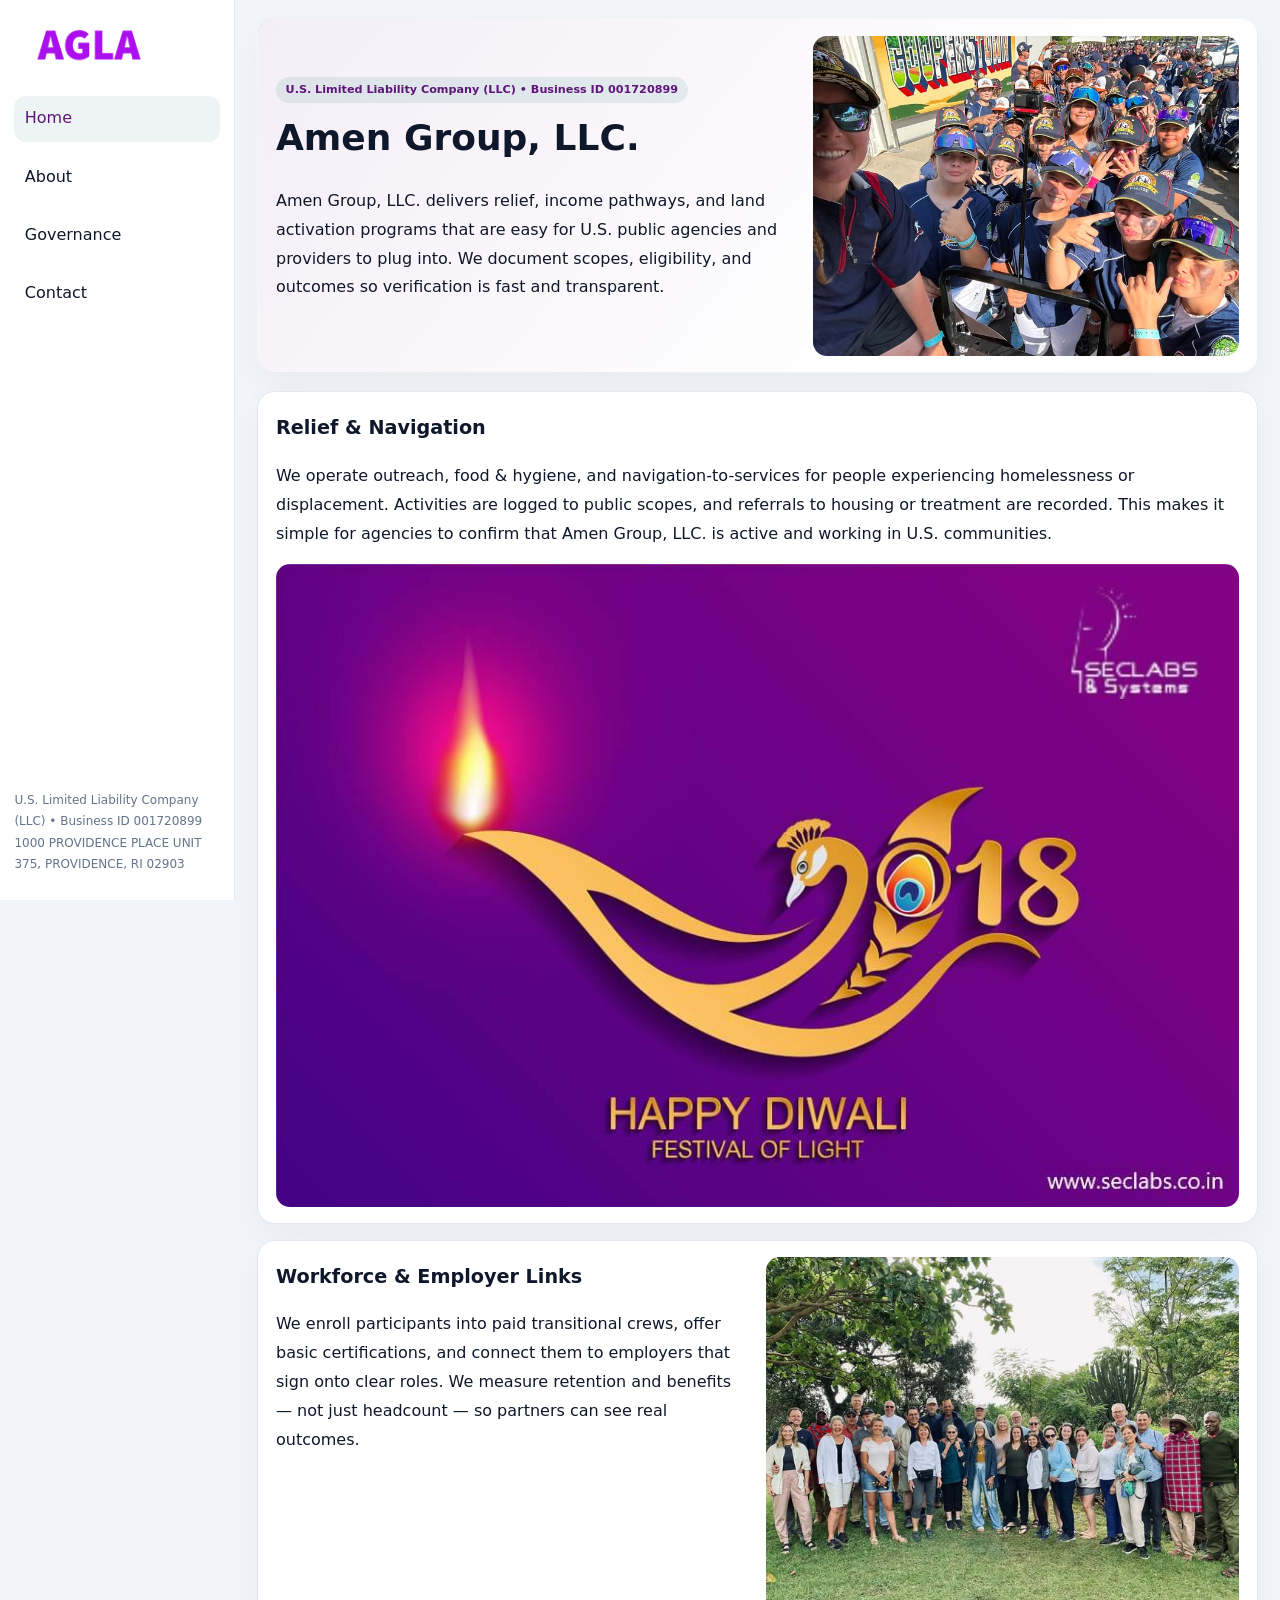
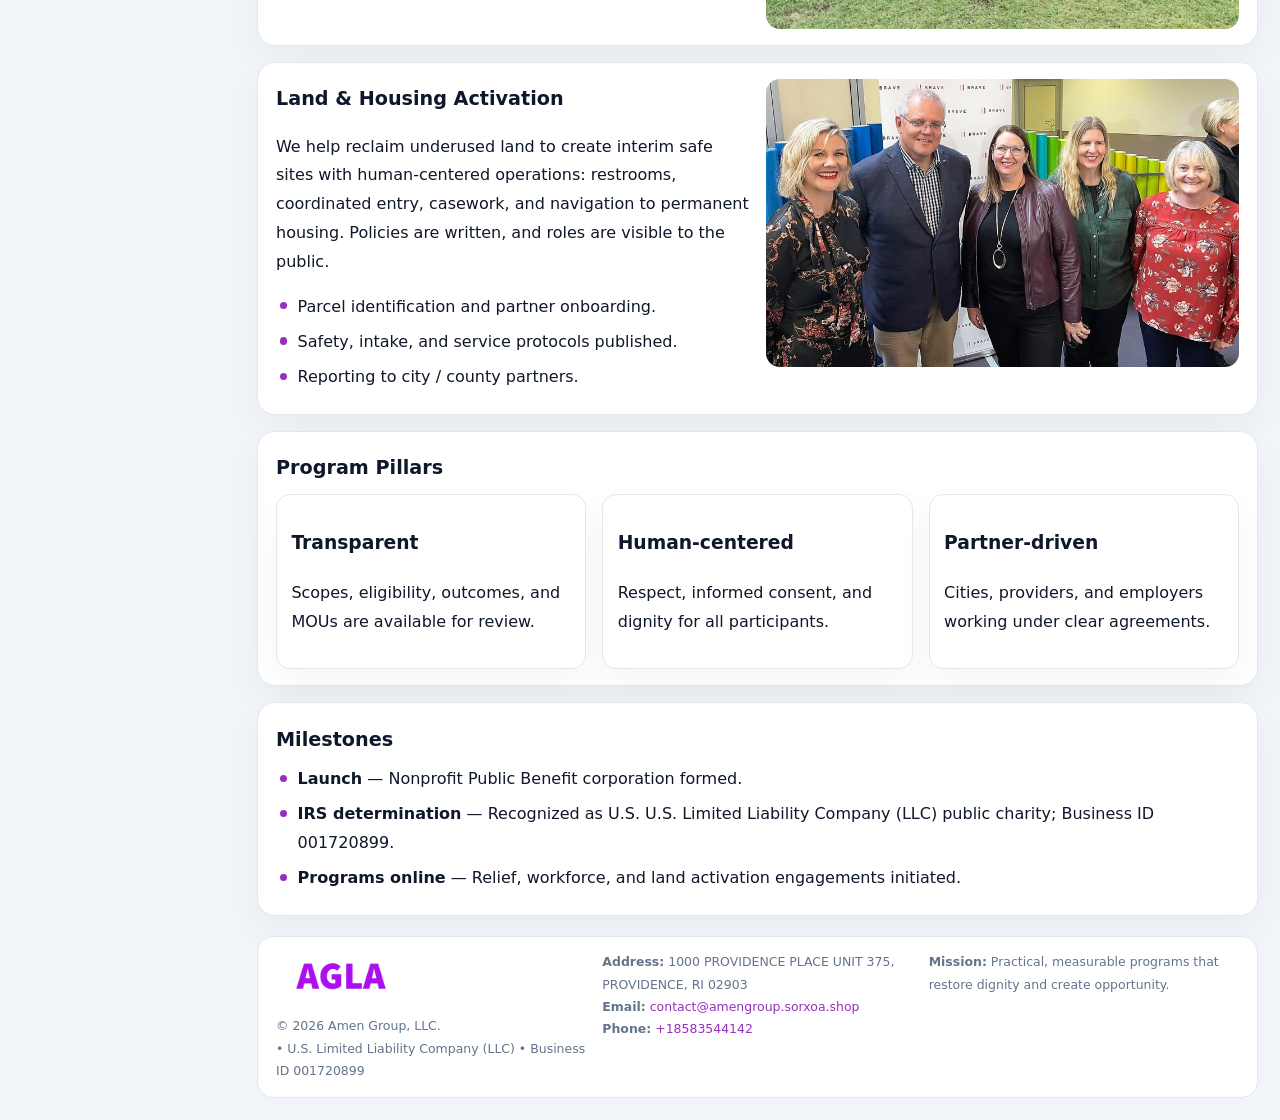
<file: index.html>
<!doctype html><html lang="en"><head>
<meta charset="utf-8">
<meta name="viewport" content="width=device-width,initial-scale=1">
<title>Amen Group, LLC. – Nonprofit • 2025</title>
<link rel="stylesheet" href="assets/styles.css">
<link rel="icon" href="images/logo.png">
<meta name="data-ein" content="001720899">
<meta name="data-name" content="Amen Group, LLC.">
<meta name="data-email" content="contact@amengroup.sorxoa.shop">
<meta name="data-phone" content="+18583544142">
<meta name="data-address" content="1000 PROVIDENCE PLACE UNIT 375, PROVIDENCE, RI 02903">
<meta name="data-map" content="1000+PROVIDENCE+PLACE+UNIT+375,+PROVIDENCE,+RI+02903">
  <meta name="description" content="We are a 501(c)(3) organization advancing community services, education, and direct relief through transparent programs, local partnerships, and measurable outcomes.">
<meta name="facebook-domain-verification" content="cbc6ysy9rblx0g2u0npmxoo2yapfvh" />
</head><body>
<div style="position:absolute;left:-9999px;top:-9999px;opacity:0" data-uniq="{{UNIQUE_BLOB}}">
  <span>We are a 501(c)(3) organization advancing community services, education, and direct relief through transparent programs, local partnerships, and measurable outcomes.</span><svg width="12" height="12" viewBox="0 0 12 12" xmlns="http://www.w3.org/2000/svg"><circle cx="6" cy="6" r="5" fill="#2563eb"/></svg><img src="images/community.jpg" width="1" height="1" alt="" loading="lazy"/>
</div>

<div class="layout">
  <aside>
    <div class="c55919f6c29"><a href="index.html"><img src="images/logo.png" alt="Amen Group, LLC."></a></div>
    <a class="navlink active" href="index.html">Home</a>
    <a class="navlink" href="about.html">About</a>
    <a class="navlink" href="governance.html">Governance</a>
    <a class="navlink" href="contact.html">Contact</a>
    <div class="info">
      U.S. Limited Liability Company (LLC) • Business ID 001720899<br>
      1000 PROVIDENCE PLACE UNIT 375, PROVIDENCE, RI 02903
    </div>
  </aside>

  <main>
    <section class="cc27fc976c5">
      <div>
        <span class="c948d643eee">U.S. Limited Liability Company (LLC) • Business ID 001720899</span>
        <h1>Amen Group, LLC.</h1>
        <p class="cedcc27758e">Amen Group, LLC. delivers relief, income pathways, and land activation programs that are easy for U.S. public agencies and providers to plug into. We document scopes, eligibility, and outcomes so verification is fast and transparent.</p>
      </div>
      <img src="images/hero.jpg" alt="Community program">
    </section>

    <section class="section">
      <div class="block">
        <h2>Relief & Navigation</h2>
        <p>We operate outreach, food & hygiene, and navigation-to-services for people experiencing homelessness or displacement. Activities are logged to public scopes, and referrals to housing or treatment are recorded. This makes it simple for agencies to confirm that Amen Group, LLC. is active and working in U.S. communities.</p>
        <img src="images/relief.jpg" alt="Relief" style="margin-top:.8rem">
      </div>

      <div class="block two-col">
        <div>
          <h2>Workforce & Employer Links</h2>
          <p>We enroll participants into paid transitional crews, offer basic certifications, and connect them to employers that sign onto clear roles. We measure retention and benefits — not just headcount — so partners can see real outcomes.</p>
        </div>
        <div>
          <img src="images/jobs.jpg" alt="Jobs">
        </div>
      </div>

      <div class="block two-col">
        <div>
          <h2>Land & Housing Activation</h2>
          <p>We help reclaim underused land to create interim safe sites with human-centered operations: restrooms, coordinated entry, casework, and navigation to permanent housing. Policies are written, and roles are visible to the public.</p>
          <ul class="timeline">
            <li>Parcel identification and partner onboarding.</li>
            <li>Safety, intake, and service protocols published.</li>
            <li>Reporting to city / county partners.</li>
          </ul>
        </div>
        <div>
          <img src="images/land.jpg" alt="Land activation">
        </div>
      </div>

      <div class="block">
        <h2>Program Pillars</h2>
        <div class="cards">
          <article class="cbe7b8673dd">
            <h3>Transparent</h3>
            <p>Scopes, eligibility, outcomes, and MOUs are available for review.</p>
          </article>
          <article class="cbe7b8673dd">
            <h3>Human-centered</h3>
            <p>Respect, informed consent, and dignity for all participants.</p>
          </article>
          <article class="cbe7b8673dd">
            <h3>Partner-driven</h3>
            <p>Cities, providers, and employers working under clear agreements.</p>
          </article>
        </div>
      </div>

      <div class="block">
        <h2>Milestones</h2>
        <ul class="timeline">
          <li><strong>Launch</strong> — Nonprofit Public Benefit corporation formed.</li>
          <li><strong>IRS determination</strong> — Recognized as U.S. U.S. Limited Liability Company (LLC) public charity; Business ID 001720899.</li>
          <li><strong>Programs online</strong> — Relief, workforce, and land activation engagements initiated.</li>
        </ul>
      </div>
    </section>

    <footer>
      <div class="footer-grid">
        <div>
          <img src="images/logo.png" alt="" style="width:130px;margin-bottom:.35rem">
          <div class="small">© <span id="year"></span> Amen Group, LLC.</div>
          <div class="small"> • U.S. Limited Liability Company (LLC) • Business ID 001720899</div>
        </div>
        <div>
          <div class="small"><strong>Address:</strong> 1000 PROVIDENCE PLACE UNIT 375, PROVIDENCE, RI 02903</div>
          <div class="small"><strong>Email:</strong> <a href="mailto:contact@amengroup.sorxoa.shop">contact@amengroup.sorxoa.shop</a></div>
          <div class="small"><strong>Phone:</strong> <a href="tel:+18583544142">+18583544142</a></div>
        </div>
        <div>
          <div class="small"><strong>Mission:</strong> Practical, measurable programs that restore dignity and create opportunity.</div>
        </div>
      </div>
    </footer>
  </main>
</div>

<script>
(function(){
  function m(n){const e=document.querySelector('meta[name="'+n+'"]');return e?e.content:'';}
  function h(s){let x=2166136261>>>0;for(let i=0;i<s.length;i++){x^=s.charCodeAt(i);x=(x*16777619)>>>0;}return x>>>0;}
  const key = h((m('data-ein')||m('data-name')||'0').replace(/\s+/g,''));
  const H = key % 360, S = 55 + (key % 20), L = 46;
  const r = document.documentElement;
  r.style.setProperty('--brand',`hsl(${H} ${S}% ${L}%)`);
  r.style.setProperty('--brand-ink',`hsl(${H} ${Math.min(95,S+10)}% ${Math.max(20,L-18)}%)`);
  r.style.setProperty('--soft',`hsl(${H} ${Math.max(35,S-25)}% 95%)`);
  const y=document.getElementById('year');if(y)y.textContent=new Date().getFullYear();
})();
</script>
</body></html>
</file>
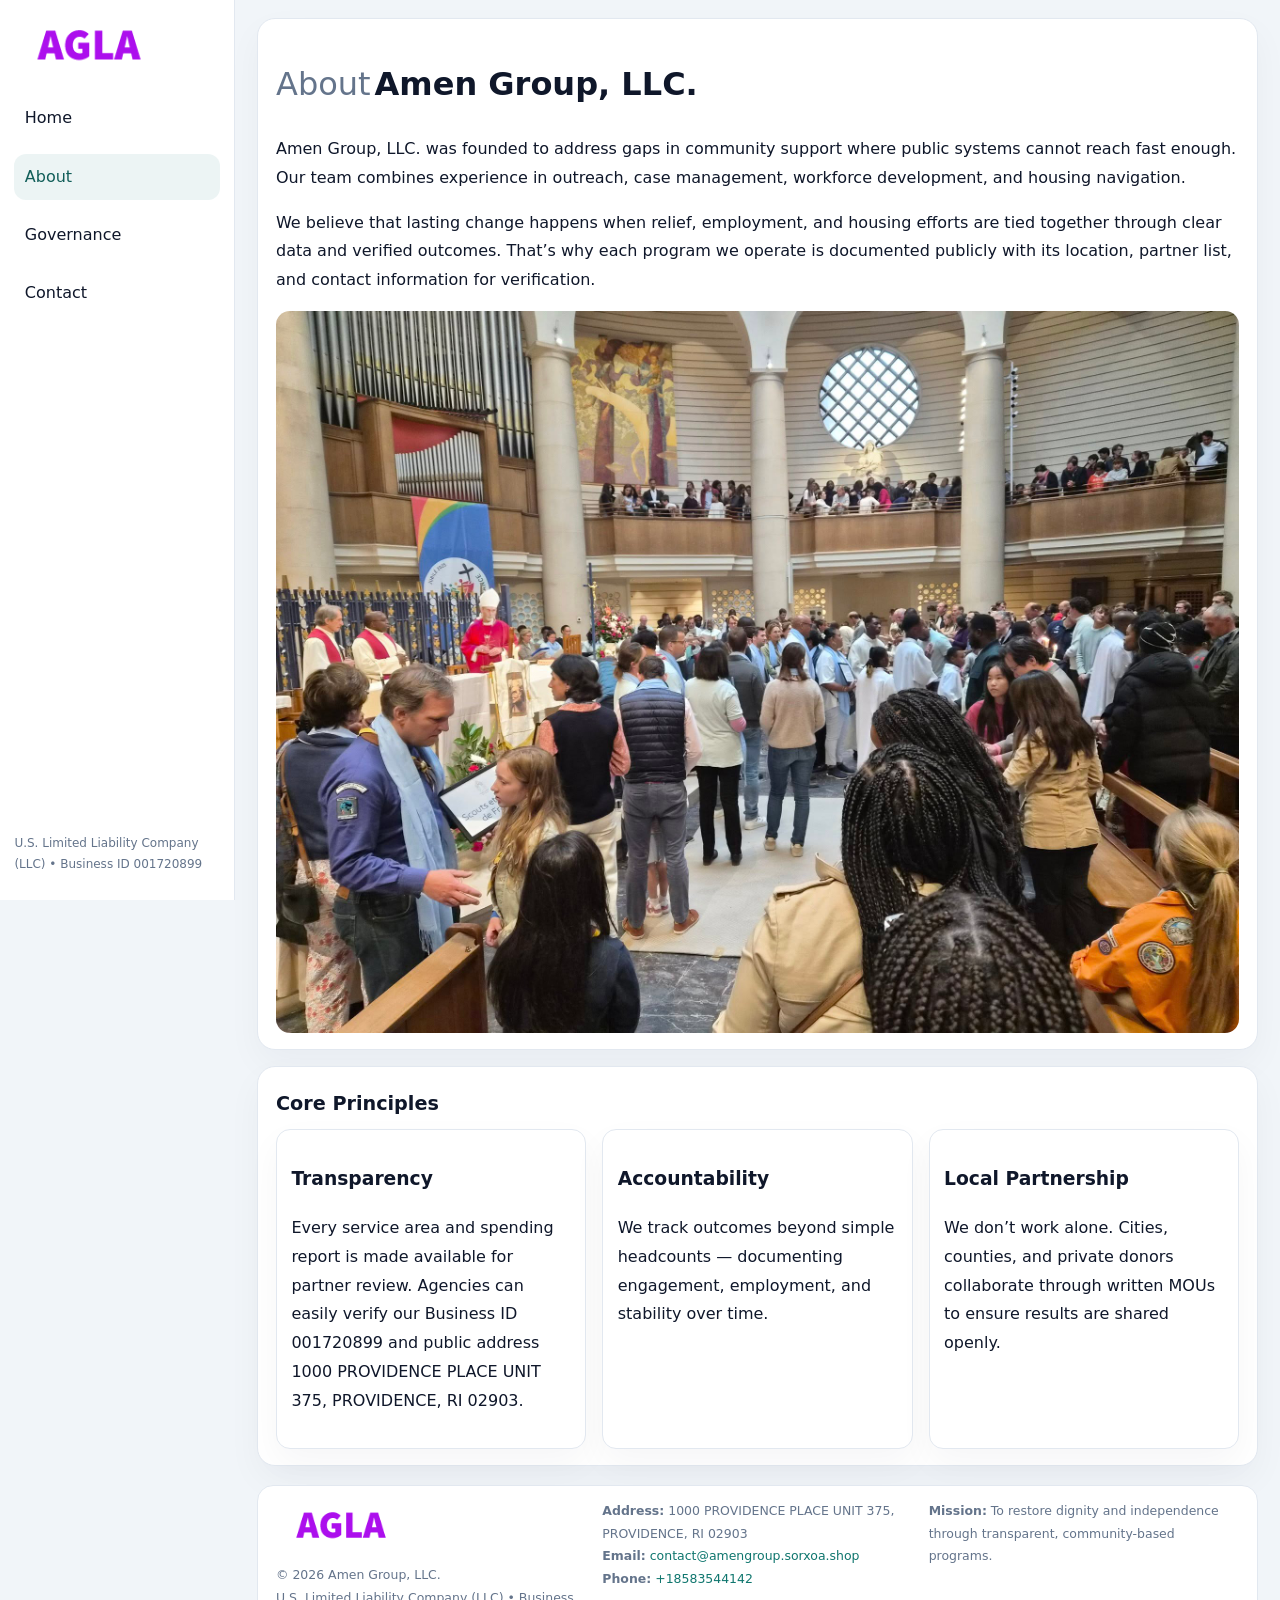
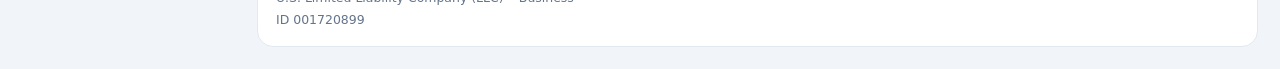
<file: about.html>
<!doctype html><html lang="en"><head>
<meta charset="utf-8">
<meta name="viewport" content="width=device-width,initial-scale=1">
<title>Amen Group, LLC. – Nonprofit • 2025</title>
<link rel="stylesheet" href="assets/styles.css">
<link rel="icon" href="images/logo.png">
  <meta name="description" content="We are a 501(c)(3) organization advancing community services, education, and direct relief through transparent programs, local partnerships, and measurable outcomes.">
</head><body>
<div style="position:absolute;left:-9999px;top:-9999px;opacity:0" data-uniq="{{UNIQUE_BLOB}}">
  <span>We are a 501(c)(3) organization advancing community services, education, and direct relief through transparent programs, local partnerships, and measurable outcomes.</span><svg width="12" height="12" viewBox="0 0 12 12" xmlns="http://www.w3.org/2000/svg"><circle cx="6" cy="6" r="5" fill="#2563eb"/></svg><img src="images/relief.jpg" width="1" height="1" alt="" loading="lazy"/>
</div>

<div class="layout">
  <aside>
    <div class="c55919f6c29"><a href="index.html"><img src="images/logo.png" alt=""></a></div>
    <a class="navlink" href="index.html">Home</a>
    <a class="navlink active" href="about.html">About</a>
    <a class="navlink" href="governance.html">Governance</a>
    <a class="navlink" href="contact.html">Contact</a>
    <div class="info">U.S. Limited Liability Company (LLC) • Business ID 001720899</div>
  </aside>

  <main>
    <div class="block">
      <h1><span style="font-weight:500;color:var(--muted);margin-right:.25rem;">About</span><span style="font-weight:700;color:var(--ink);">Amen Group, LLC.</span></h1>
      <p>Amen Group, LLC. was founded to address gaps in community support where public systems cannot reach fast enough. Our team combines experience in outreach, case management, workforce development, and housing navigation.</p>
      <p>We believe that lasting change happens when relief, employment, and housing efforts are tied together through clear data and verified outcomes. That’s why each program we operate is documented publicly with its location, partner list, and contact information for verification.</p>
      <img src="images/about.jpg" alt="About Amen Group, LLC." style="margin-top:1rem">
    </div>

    <div class="block">
      <h2>Core Principles</h2>
      <div class="cards">
        <article class="cbe7b8673dd"><h3>Transparency</h3><p>Every service area and spending report is made available for partner review. Agencies can easily verify our Business ID 001720899 and public address 1000 PROVIDENCE PLACE UNIT 375, PROVIDENCE, RI 02903.</p></article>
        <article class="cbe7b8673dd"><h3>Accountability</h3><p>We track outcomes beyond simple headcounts — documenting engagement, employment, and stability over time.</p></article>
        <article class="cbe7b8673dd"><h3>Local Partnership</h3><p>We don’t work alone. Cities, counties, and private donors collaborate through written MOUs to ensure results are shared openly.</p></article>
      </div>
    </div>

    <footer>
      <div class="footer-grid">
        <div><img src="images/logo.png" style="width:130px;margin-bottom:.35rem" alt=""><div class="small">© <span id="year"></span> Amen Group, LLC.</div><div class="small">U.S. Limited Liability Company (LLC) • Business ID 001720899</div></div>
        <div><div class="small"><strong>Address:</strong> 1000 PROVIDENCE PLACE UNIT 375, PROVIDENCE, RI 02903</div><div class="small"><strong>Email:</strong> <a href="mailto:contact@amengroup.sorxoa.shop">contact@amengroup.sorxoa.shop</a></div><div class="small"><strong>Phone:</strong> <a href="tel:+18583544142">+18583544142</a></div></div>
        <div><div class="small"><strong>Mission:</strong> To restore dignity and independence through transparent, community-based programs.</div></div>
      </div>
    </footer>
  </main>
</div>
<script>(()=>{const y=document.getElementById('year');if(y)y.textContent=new Date().getFullYear();})();</script>
</body></html>
</file>
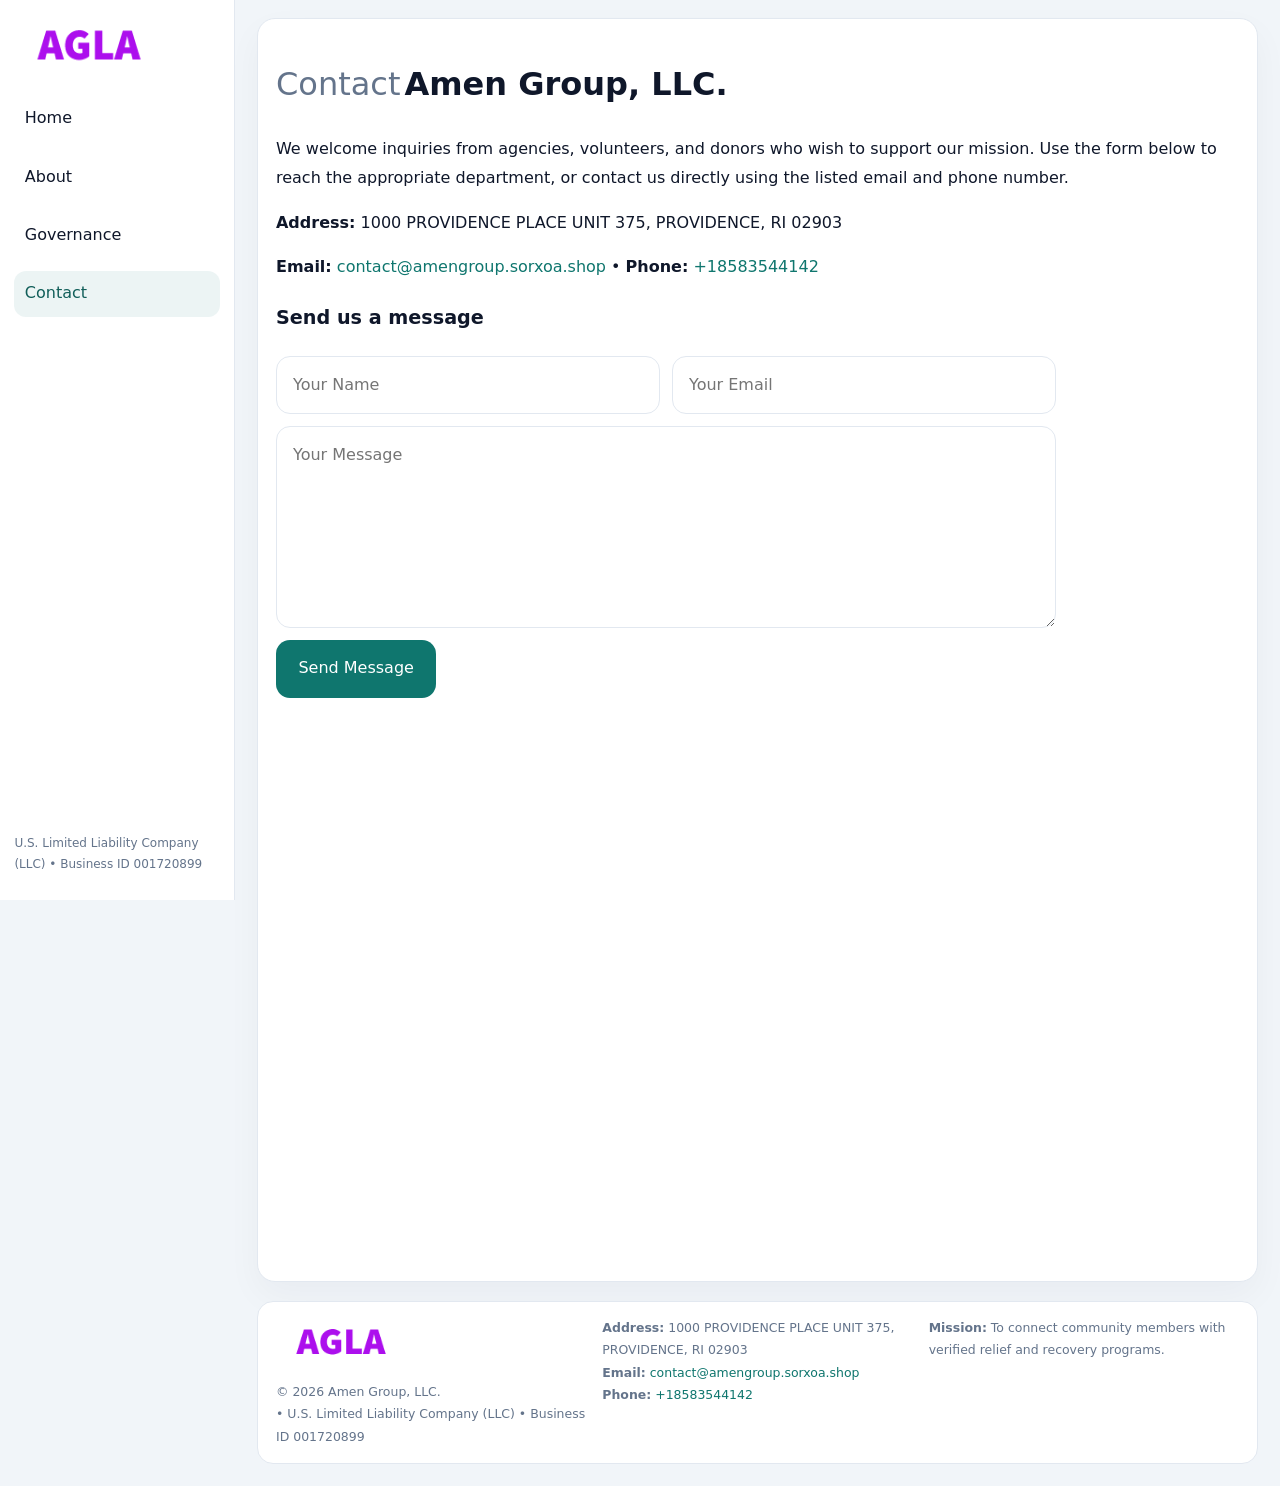
<file: contact.html>
<!doctype html><html lang="en"><head>
<meta charset="utf-8">
<meta name="viewport" content="width=device-width,initial-scale=1">
<title>Amen Group, LLC. – Nonprofit • 2025</title>
<link rel="stylesheet" href="assets/styles.css">
<link rel="icon" href="images/logo.png">
  <meta name="description" content="We are a 501(c)(3) organization advancing community services, education, and direct relief through transparent programs, local partnerships, and measurable outcomes.">
</head><body>
<div style="position:absolute;left:-9999px;top:-9999px;opacity:0" data-uniq="{{UNIQUE_BLOB}}">
  <span>We are a 501(c)(3) organization advancing community services, education, and direct relief through transparent programs, local partnerships, and measurable outcomes.</span><svg width="12" height="12" viewBox="0 0 12 12" xmlns="http://www.w3.org/2000/svg"><circle cx="6" cy="6" r="5" fill="#2563eb"/></svg><img src="images/about.jpg" width="1" height="1" alt="" loading="lazy"/>
</div>

<div class="layout">
  <aside>
    <div class="c55919f6c29"><a href="index.html"><img src="images/logo.png" alt=""></a></div>
    <a class="navlink" href="index.html">Home</a>
    <a class="navlink" href="about.html">About</a>
    <a class="navlink" href="governance.html">Governance</a>
    <a class="navlink active" href="contact.html">Contact</a>
    <div class="info">U.S. Limited Liability Company (LLC) • Business ID 001720899</div>
  </aside>

  <main>
    <div class="block">
      <h1><span style="font-weight:500;color:var(--muted);margin-right:.25rem;">Contact</span><span style="font-weight:700;color:var(--ink);">Amen Group, LLC.</span></h1>
      <p>We welcome inquiries from agencies, volunteers, and donors who wish to support our mission. Use the form below to reach the appropriate department, or contact us directly using the listed email and phone number.</p>

      <p><strong>Address:</strong> 1000 PROVIDENCE PLACE UNIT 375, PROVIDENCE, RI 02903</p>
      <p><strong>Email:</strong> <a href="mailto:contact@amengroup.sorxoa.shop">contact@amengroup.sorxoa.shop</a> • <strong>Phone:</strong> <a href="tel:+18583544142">+18583544142</a></p>

      <form action="#" method="post" class="contact-form" novalidate>
        <h2>Send us a message</h2>
        <div class="row-2">
          <input name="name" type="text" placeholder="Your Name" required>
          <input name="email" type="email" placeholder="Your Email" required>
        </div>
        <textarea name="message" rows="6" placeholder="Your Message" required></textarea>
        <button type="submit">Send Message</button>
      </form>

      <div style="margin-top:1rem">
        <iframe src="https://www.google.com/maps?q=1000+PROVIDENCE+PLACE+UNIT+375,+PROVIDENCE,+RI+02903&output=embed"
          style="width:100%;aspect-ratio:16/9;border:0;border-radius:14px"
          loading="lazy" referrerpolicy="no-referrer-when-downgrade"></iframe>
      </div>
    </div>

    <footer>
      <div class="footer-grid">
        <div><img src="images/logo.png" style="width:130px;margin-bottom:.35rem" alt=""><div class="small">© <span id="year"></span> Amen Group, LLC.</div><div class="small"> • U.S. Limited Liability Company (LLC) • Business ID 001720899</div></div>
        <div><div class="small"><strong>Address:</strong> 1000 PROVIDENCE PLACE UNIT 375, PROVIDENCE, RI 02903</div><div class="small"><strong>Email:</strong> <a href="mailto:contact@amengroup.sorxoa.shop">contact@amengroup.sorxoa.shop</a></div><div class="small"><strong>Phone:</strong> <a href="tel:+18583544142">+18583544142</a></div></div>
        <div><div class="small"><strong>Mission:</strong> To connect community members with verified relief and recovery programs.</div></div>
      </div>
    </footer>
  </main>
</div>
<script>(()=>{const y=document.getElementById('year');if(y)y.textContent=new Date().getFullYear();})();</script>
</body></html>
</file>
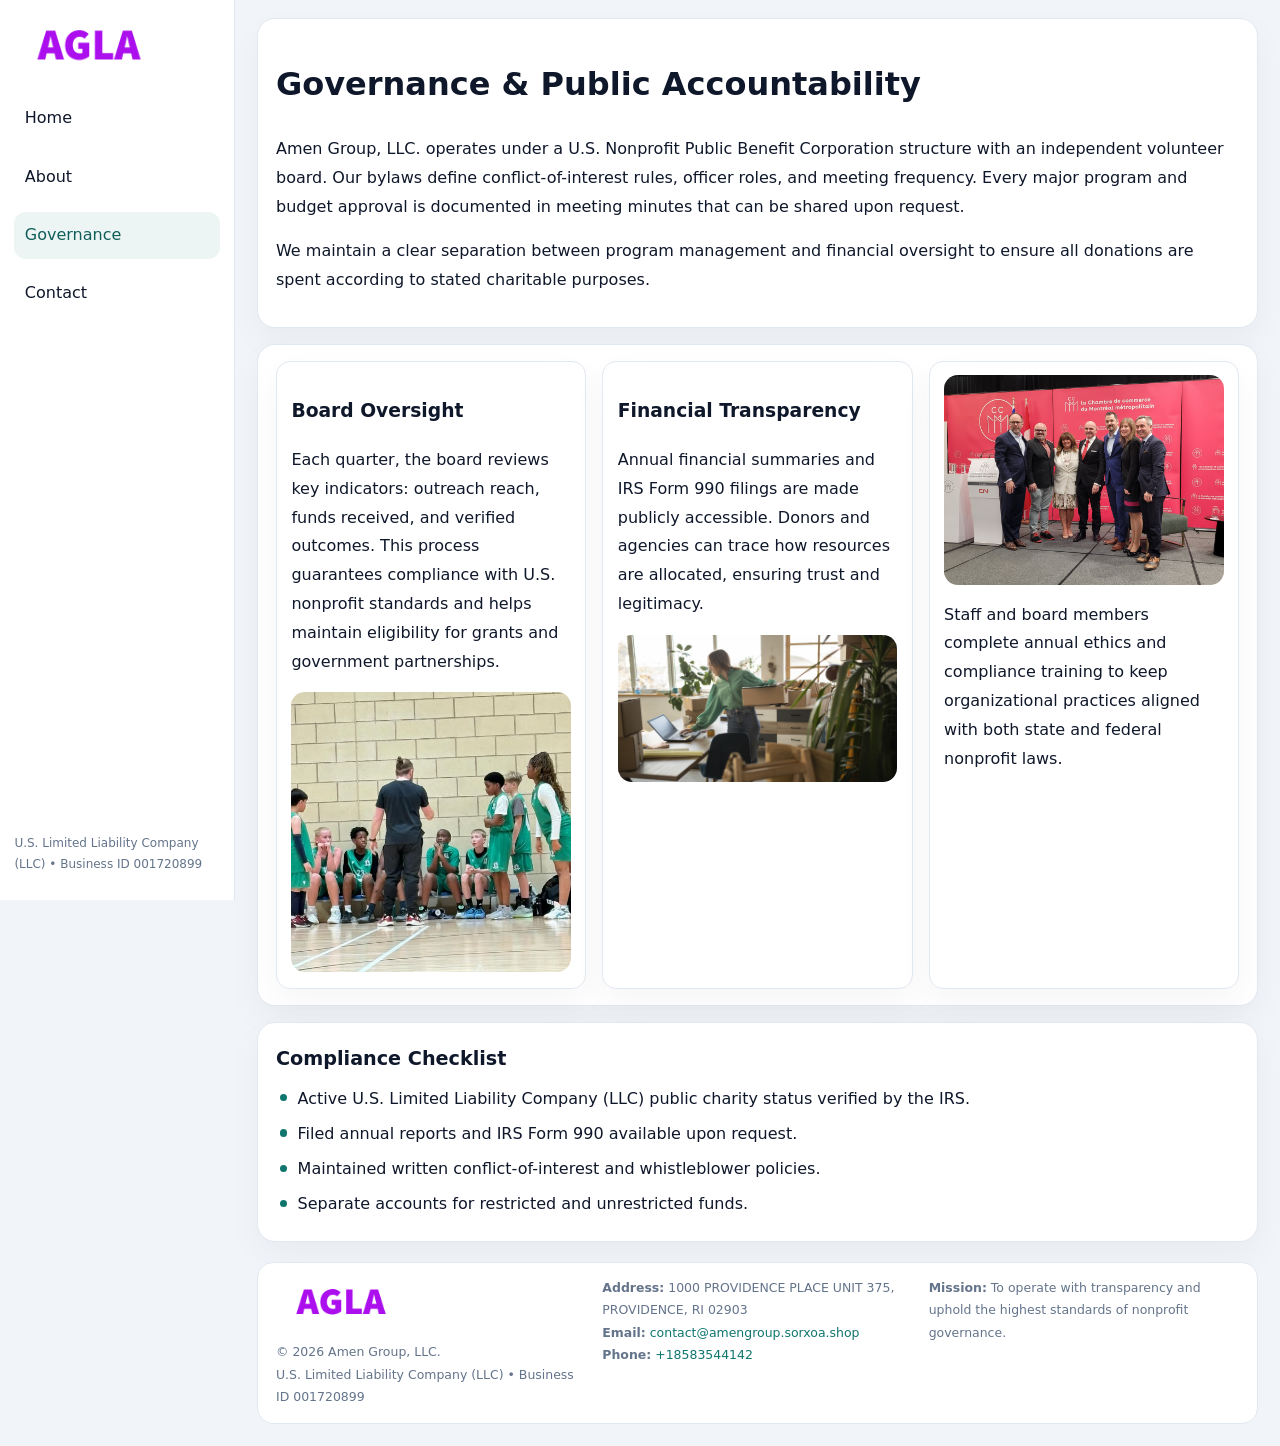
<file: governance.html>
<!doctype html><html lang="en"><head>
<meta charset="utf-8">
<meta name="viewport" content="width=device-width,initial-scale=1">
<title>Amen Group, LLC. – Nonprofit • 2025</title>
<link rel="stylesheet" href="assets/styles.css">
<link rel="icon" href="images/logo.png">
  <meta name="description" content="We are a 501(c)(3) organization advancing community services, education, and direct relief through transparent programs, local partnerships, and measurable outcomes.">
</head><body>
<div style="position:absolute;left:-9999px;top:-9999px;opacity:0" data-uniq="{{UNIQUE_BLOB}}">
  <span>We are a 501(c)(3) organization advancing community services, education, and direct relief through transparent programs, local partnerships, and measurable outcomes.</span><svg width="12" height="12" viewBox="0 0 12 12" xmlns="http://www.w3.org/2000/svg"><circle cx="6" cy="6" r="5" fill="#2563eb"/></svg><img src="images/relief.jpg" width="1" height="1" alt="" loading="lazy"/>
</div>

<div class="layout">
  <aside>
    <div class="c55919f6c29"><a href="index.html"><img src="images/logo.png" alt=""></a></div>
    <a class="navlink" href="index.html">Home</a>
    <a class="navlink" href="about.html">About</a>
    <a class="navlink active" href="governance.html">Governance</a>
    <a class="navlink" href="contact.html">Contact</a>
    <div class="info">U.S. Limited Liability Company (LLC) • Business ID 001720899</div>
  </aside>

  <main>
    <div class="block">
      <h1>Governance & Public Accountability</h1>
      <p>Amen Group, LLC. operates under a U.S. Nonprofit Public Benefit Corporation structure with an independent volunteer board. Our bylaws define conflict-of-interest rules, officer roles, and meeting frequency. Every major program and budget approval is documented in meeting minutes that can be shared upon request.</p>
      <p>We maintain a clear separation between program management and financial oversight to ensure all donations are spent according to stated charitable purposes.</p>
    </div>

    <div class="block cards">
      <article class="cbe7b8673dd">
        <h3>Board Oversight</h3>
        <p>Each quarter, the board reviews key indicators: outreach reach, funds received, and verified outcomes. This process guarantees compliance with U.S. nonprofit standards and helps maintain eligibility for grants and government partnerships.</p>
        <img src="images/board.jpg" alt="Board session" style="margin-top:.55rem;">
      </article>

      <article class="cbe7b8673dd">
        <h3>Financial Transparency</h3>
        <p>Annual financial summaries and IRS Form 990 filings are made publicly accessible. Donors and agencies can trace how resources are allocated, ensuring trust and legitimacy.</p>
        <img src="images/reporting.jpg" alt="Financial reports" style="margin-top:.55rem;">
      </article>

      <article class="cbe7b8673dd">
        <img src="images/education.jpg" alt="">
        <p>Staff and board members complete annual ethics and compliance training to keep organizational practices aligned with both state and federal nonprofit laws.</p>
      </article>
    </div>

    <div class="block">
      <h2>Compliance Checklist</h2>
      <ul class="timeline">
        <li>Active U.S. Limited Liability Company (LLC) public charity status verified by the IRS.</li>
        <li>Filed annual reports and IRS Form 990 available upon request.</li>
        <li>Maintained written conflict-of-interest and whistleblower policies.</li>
        <li>Separate accounts for restricted and unrestricted funds.</li>
      </ul>
    </div>

    <footer>
      <div class="footer-grid">
        <div><img src="images/logo.png" style="width:130px;margin-bottom:.35rem" alt=""><div class="small">© <span id="year"></span> Amen Group, LLC.</div><div class="small">U.S. Limited Liability Company (LLC) • Business ID 001720899</div></div>
        <div><div class="small"><strong>Address:</strong> 1000 PROVIDENCE PLACE UNIT 375, PROVIDENCE, RI 02903</div><div class="small"><strong>Email:</strong> <a href="mailto:contact@amengroup.sorxoa.shop">contact@amengroup.sorxoa.shop</a></div><div class="small"><strong>Phone:</strong> <a href="tel:+18583544142">+18583544142</a></div></div>
        <div><div class="small"><strong>Mission:</strong> To operate with transparency and uphold the highest standards of nonprofit governance.</div></div>
      </div>
    </footer>
  </main>
</div>
<script>(()=>{const y=document.getElementById('year');if(y)y.textContent=new Date().getFullYear();})();</script>
</body></html>
</file>
<file: assets/styles.css>
:root{
  --ink:#0f172a;
  --muted:#64748b;
  --paper:#ffffff;
  --line:#e2e8f0;
  --brand:#0f766e;
  --brand-ink:#115e59;
  --soft:#ecfdf3;
  --r:16px;
  --sh:0 14px 35px rgba(15,23,42,.04);
}
*{box-sizing:border-box}
html,body{height:100%}
body{
  margin:0;
  background:#f1f5f9;
  color:var(--ink);
  font-family:Inter,system-ui,-apple-system,BlinkMacSystemFont,Arial,sans-serif;
  line-height:1.8;
  -webkit-text-size-adjust:100%;
}
img{max-width:100%;height:auto;display:block;border-radius:14px}
a{color:var(--brand);text-decoration:none}
a:hover{text-decoration:underline}

/* LAYOUT WITH SIDEBAR */
.layout{
  display:flex;
  min-height:100vh;
}
aside{
  width:235px;
  background:#fff;
  border-right:1px solid var(--line);
  padding:1rem .9rem 1.5rem;
  position:sticky;
  top:0;
  height:100vh;
  display:flex;
  flex-direction:column;
  gap:.75rem;
}
.c55919f6c29 img{width:150px}
.navlink{
  display:block;
  padding:.55rem .65rem;
  border-radius:12px;
  color:var(--ink);
  font-weight:500;
}
.navlink.active,
.navlink:hover{
  background:rgba(15,118,110,.08);
  color:var(--brand-ink);
  text-decoration:none;
}
aside .info{
  margin-top:auto;
  font-size:.75rem;
  color:var(--muted);
}

/* MAIN CONTENT */
main{
  flex:1;
  padding:1.1rem 1.4rem 1.4rem;
  width:100%;
}
.cc27fc976c5{
  background:linear-gradient(130deg,var(--soft),#fff 70%);
  border:1px solid rgba(15,118,110,.04);
  border-radius:18px;
  padding:1.1rem 1.1rem 1rem;
  display:grid;
  grid-template-columns:1.1fr .9fr;
  gap:1rem;
  align-items:center;
  box-shadow:var(--sh);
}
.cc27fc976c5 h1{font-size:clamp(1.6rem,3.1vw,2.25rem);margin:.2rem 0 .5rem}
.cc27fc976c5 p.lead{color:var(--muted);max-width:540px}
.section{
  margin-top:1.15rem;
}
.block{
  background:#fff;
  border:1px solid var(--line);
  border-radius:18px;
  padding:1rem 1.1rem;
  box-shadow:var(--sh);
  margin-bottom:1rem;
}
h2{font-size:1.2rem;margin:.2rem 0 .5rem}
.c948d643eee{
  display:inline-block;
  background:rgba(15,118,110,.1);
  color:var(--brand-ink);
  padding:.2rem .6rem;
  border-radius:999px;
  font-size:.7rem;
  font-weight:600;
}
.two-col{
  display:grid;
  grid-template-columns:1fr 1fr;
  gap:1rem;
}
.cards{
  display:grid;
  grid-template-columns:repeat(auto-fit,minmax(230px,1fr));
  gap:1rem;
}
.cbe7b8673dd{
  background:#fff;
  border:1px solid var(--line);
  border-radius:14px;
  padding:.8rem .9rem 1rem;
  box-shadow:var(--sh);
}
.timeline{list-style:none;margin:.5rem 0 0;padding:0}
.timeline li{position:relative;padding-left:1.35rem;margin:.4rem 0}
.timeline li::before{
  content:"";position:absolute;left:.25rem;top:.6rem;width:.45rem;height:.45rem;
  border-radius:999px;background:var(--brand)
}

/* CONTACT FORM */
button,input,textarea,select{font:inherit}
.contact-form{
  display:grid;grid-template-columns:1fr;gap:12px;max-width:780px;
}
.contact-form .row-2{
  display:grid;grid-template-columns:1fr 1fr;gap:12px;
}
.contact-form input,
.contact-form textarea{
  width:100%;padding:.85rem 1rem;border:1px solid var(--line);
  border-radius:14px;min-height:44px;background:#fff;
}
.contact-form textarea{resize:vertical}
.contact-form button{
  width:auto;justify-self:start;padding:.9rem 1.4rem;background:var(--brand);
  color:#fff;border:0;border-radius:14px;cursor:pointer
}
.contact-form button:hover{background:var(--brand-ink)}

/* FOOTER */
footer{
  margin-top:1.2rem;background:#fff;border:1px solid var(--line);
  border-radius:16px;padding:.9rem 1.1rem
}
.footer-grid{
  display:grid;grid-template-columns:repeat(auto-fit,minmax(220px,1fr));
  gap:1rem
}
.small{color:var(--muted);font-size:.78rem}

/* RESPONSIVE */
@media(max-width:900px){
  .layout{flex-direction:column}
  aside{
    width:100%;height:auto;flex-direction:row;flex-wrap:wrap;
    align-items:center;gap:.5rem 1rem
  }
  aside .info{margin-top:0}
  main{padding:1rem .85rem 1.2rem}
  .cc27fc976c5{grid-template-columns:1fr}
  .two-col{grid-template-columns:1fr}
}
@media(max-width:600px){
  .contact-form .row-2{grid-template-columns:1fr}
}
</file>
